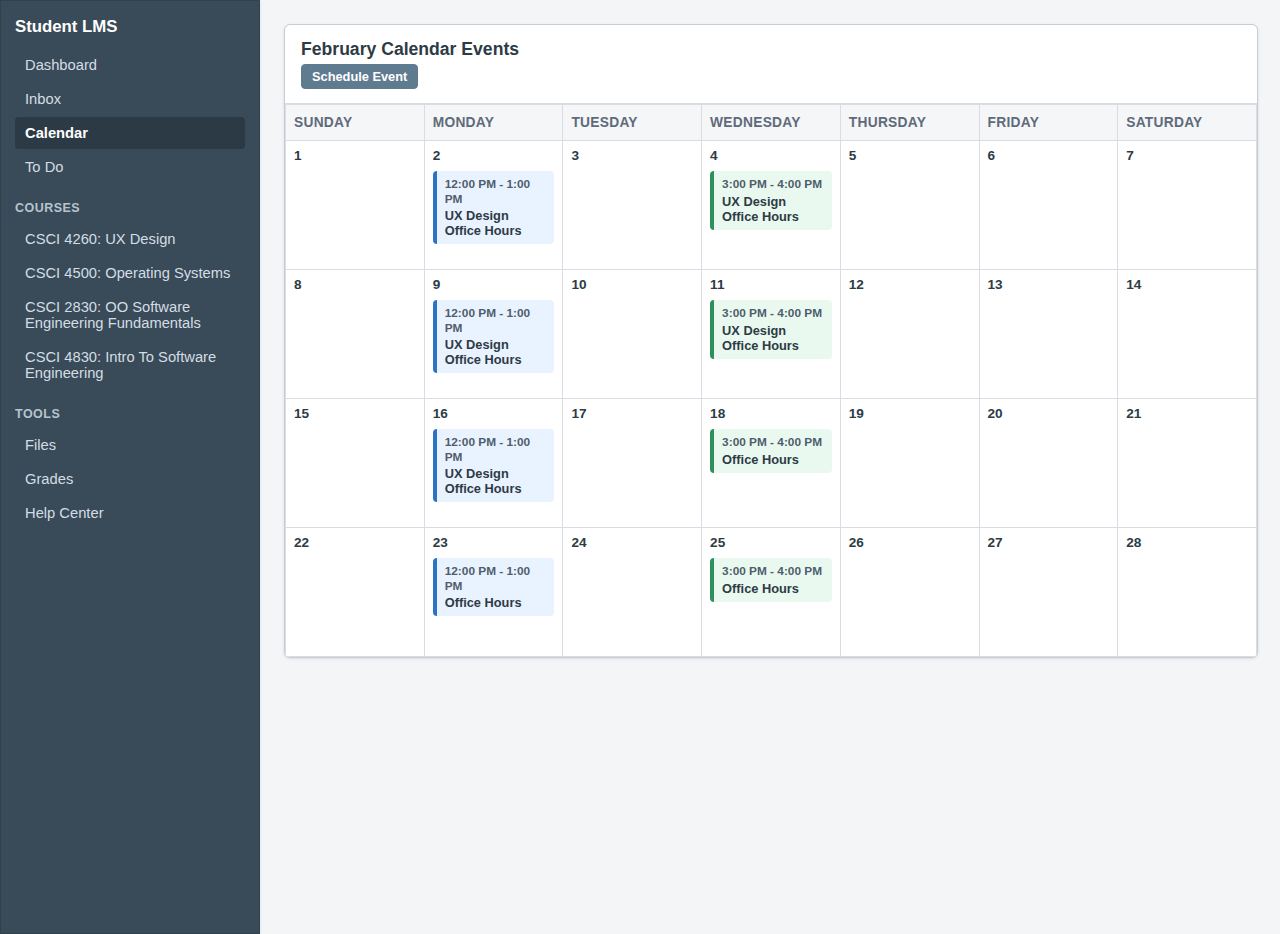
<file: calendar.html>
<!DOCTYPE html>
<html lang="en">

<head>
    <meta charset="UTF-8">
    <meta name="viewport" content="width=device-width, initial-scale=1.0">
    <title>Calendar</title>
    <link rel="stylesheet" href="./styles.css">
</head>

<body>
    <main class="app-layout">
        <aside class="sidebar">
            <h2>Student LMS</h2>
            <ul>
                <li><a href="index.html">Dashboard</a></li>
                <li>Inbox</li>
                <li class="active"><a href="calendar.html">Calendar</a></li>
                <li>To Do</li>
            </ul>

            <h3>Courses</h3>
            <ul>
                <li>CSCI 4260: UX Design</li>
                <li>CSCI 4500: Operating Systems</li>
                <li>CSCI 2830: OO Software Engineering Fundamentals</li>
                <li>CSCI 4830: Intro To Software Engineering</li>
            </ul>

            <h3>Tools</h3>
            <ul>
                <li>Files</li>
                <li>Grades</li>
                <li>Help Center</li>
            </ul>
        </aside>

        <section class="calendar-panel">
            <div class="calendar-card">
                <div class="navbar-brand">
                    February Calendar Events
                    <div class="calendar-actions">
                        <button type="button" class="schedule-event-btn">Schedule Event</button>
                    </div>
                </div>
                <table class="table">
                    <thead>
                        <tr>
                            <th scope="col">Sunday</th>
                            <th scope="col">Monday</th>
                            <th scope="col">Tuesday</th>
                            <th scope="col">Wednesday</th>
                            <th scope="col">Thursday</th>
                            <th scope="col">Friday</th>
                            <th scope="col">Saturday</th>
                        </tr>
                    </thead>
                    <tbody>
                        <tr>
                            <td></td>
                            <td>
                                <div class="event-block monday-block">
                                    <span class="event-time">12:00 PM - 1:00 PM</span>
                                    <span class="event-title">UX Design Office Hours</span>
                                </div>
                            </td>
                            <td></td>
                            <td>
                                <div class="event-block wednesday-block">
                                    <span class="event-time">3:00 PM - 4:00 PM</span>
                                    <span class="event-title">UX Design Office Hours</span>
                                </div>
                            </td>
                            <td></td>
                            <td></td>
                            <td></td>
                        </tr>
                        <tr>
                            <td></td>
                            <td>
                                <div class="event-block monday-block">
                                    <span class="event-time">12:00 PM - 1:00 PM</span>
                                    <span class="event-title">UX Design Office Hours</span>
                                </div>
                            </td>
                            <td></td>
                            <td>
                                <div class="event-block wednesday-block">
                                    <span class="event-time">3:00 PM - 4:00 PM</span>
                                    <span class="event-title">UX Design Office Hours</span>
                                </div>
                            </td>
                            <td></td>
                            <td></td>
                            <td></td>
                        </tr>
                        <tr>
                            <td></td>
                            <td>
                                <div class="event-block monday-block">
                                    <span class="event-time">12:00 PM - 1:00 PM</span>
                                    <span class="event-title">UX Design Office Hours</span>
                                </div>
                            </td>
                            <td></td>
                            <td>
                                <div class="event-block wednesday-block">
                                    <span class="event-time">3:00 PM - 4:00 PM</span>
                                    <span class="event-title">Office Hours</span>
                                </div>
                            </td>
                            <td></td>
                            <td></td>
                            <td></td>
                        </tr>
                        <tr>
                            <td></td>
                            <td>
                                <div class="event-block monday-block">
                                    <span class="event-time">12:00 PM - 1:00 PM</span>
                                    <span class="event-title">Office Hours</span>
                                </div>
                            </td>
                            <td></td>
                            <td>
                                <div class="event-block wednesday-block">
                                    <span class="event-time">3:00 PM - 4:00 PM</span>
                                    <span class="event-title">Office Hours</span>
                                </div>
                            </td>
                            <td></td>
                            <td></td>
                            <td></td>
                        </tr>
                    </tbody>
                </table>
            </div>
        </section>
    </main>
</body>

</html>
</file>
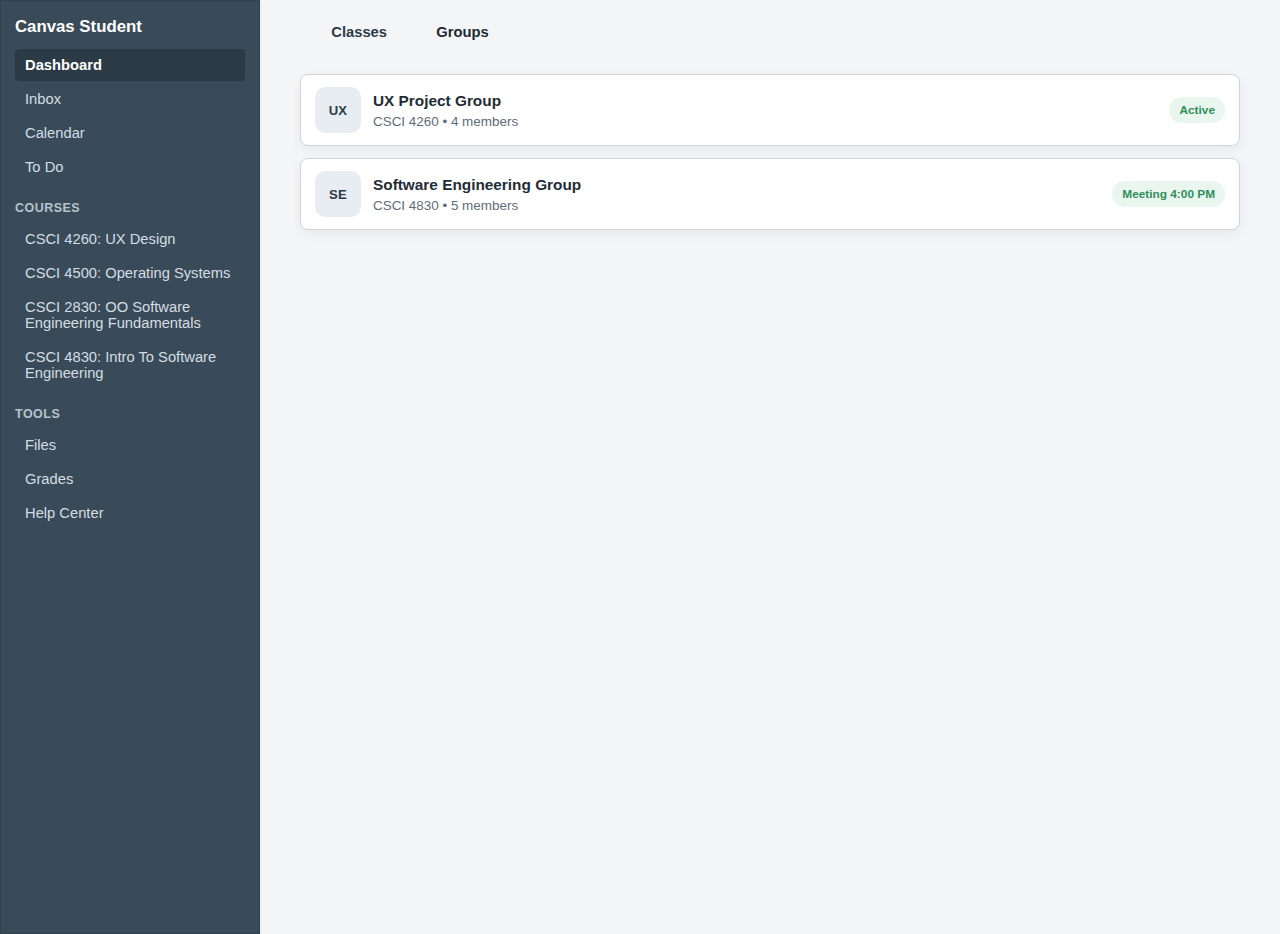
<file: groups.html>
<!DOCTYPE html>
<html lang="en">

<head>
    <meta charset="UTF-8">
    <meta name="viewport" content="width=device-width, initial-scale=1.0">
    <title>Groups</title>
    <link href="https://cdn.jsdelivr.net/npm/bootstrap@5.3.8/dist/css/bootstrap.min.css" rel="stylesheet"
        integrity="sha384-sRIl4kxILFvY47J16cr9ZwB07vP4J8+LH7qKQnuqkuIAvNWLzeN8tE5YBujZqJLB" crossorigin="anonymous">
    <script src="https://cdn.jsdelivr.net/npm/bootstrap@5.3.8/dist/js/bootstrap.bundle.min.js"
        integrity="sha384-FKyoEForCGlyvwx9Hj09JcYn3nv7wiPVlz7YYwJrWVcXK/BmnVDxM+D2scQbITxI"
        crossorigin="anonymous"></script>
    <link rel="stylesheet" href="./styles.css">
</head>

<body>
    <main class="app-layout">
        <aside class="sidebar">
            <h2>Canvas Student</h2>
            <ul>
                <li class="active"><a href="index.html">Dashboard</a></li>
                <li>Inbox</li>
                <li><a href="calendar.html">Calendar</a></li>
                <li>To Do</li>
            </ul>

            <h3>Courses</h3>
            <ul>
                <li>CSCI 4260: UX Design</li>
                <li>CSCI 4500: Operating Systems</li>
                <li>CSCI 2830: OO Software Engineering Fundamentals</li>
                <li>CSCI 4830: Intro To Software Engineering</li>
            </ul>

            <h3>Tools</h3>
            <ul>
                <li>Files</li>
                <li>Grades</li>
                <li>Help Center</li>
            </ul>
        </aside>

        <section class="calendar-panel">
            <div class="dashboard-shell">
                <nav class="top-tabs dashboard-tabs" aria-label="Dashboard tabs">
                    <a href="index.html">Classes</a>
                    <a href="groups.html" class="active">Groups</a>
                </nav>
                <div>
                    <div class="dashboard-content">
                        <section class="groups-list" aria-label="Groups">
                            <article class="group-item">
                                <div class="group-avatar">UX</div>
                                <div class="group-info">
                                    <h3>UX Project Group</h3>
                                    <p>CSCI 4260 • 4 members</p>
                                </div>
                                <span class="group-status">Active</span>
                            </article>
                            <article class="group-item">
                                <div class="group-avatar">SE</div>
                                <div class="group-info">
                                    <h3>Software Engineering Group</h3>
                                    <p>CSCI 4830 • 5 members</p>
                                </div>
                                <span class="group-status">Meeting 4:00 PM</span>
                            </article>
                        </section>
                    </div>
                </div>
            </div>
        </section>
    </main>
</body>

</html>
</file>
<file: styles.css>
:root {
  --page-bg: #f4f5f7;
  --card-bg: #ffffff;
  --grid-border: #d9dde3;
  --header-bg: #f5f6f8;
  --header-text: #5f6b7a;
  --title-text: #2d3b45;
  --day-text: #2d3b45;
}

body {
  margin: 0;
  min-height: 100vh;
  padding: 0;
  background: var(--page-bg);
  font-family: "Lato", "Helvetica Neue", Arial, sans-serif;
  color: var(--title-text);
}

.app-layout {
  width: 100%;
  min-height: 100vh;
  display: grid;
  grid-template-columns: 260px 1fr;
  gap: 0;
}

.sidebar {
  background: #394b58;
  color: #cdd7de;
  border-radius: 0;
  border: 1px solid #31424d;
  padding: 16px 14px;
  box-shadow: 0 1px 3px rgba(45, 59, 69, 0.12);
  min-height: 100vh;
}

.calendar-panel {
  padding: 24px;
}

.sidebar h2 {
  margin: 0 0 12px;
  font-size: 1.05rem;
  color: #ffffff;
  font-weight: 700;
}

.sidebar h3 {
  margin: 18px 0 8px;
  font-size: 0.78rem;
  letter-spacing: 0.04em;
  text-transform: uppercase;
  color: #b7c4ce;
}

.sidebar button {
  width: 100%;
  border: 1px solid #8ba0b0;
  background: transparent;
  color: #ffffff;
  border-radius: 4px;
  font-size: 0.9rem;
  font-weight: 700;
  padding: 8px 10px;
  margin-bottom: 14px;
}

.sidebar ul {
  list-style: none;
  margin: 0;
  padding: 0;
}

.sidebar li {
  font-size: 0.92rem;
  padding: 8px 10px;
  border-radius: 4px;
  color: #d4dde4;
  margin-bottom: 2px;
}

.sidebar li a {
  color: inherit;
  text-decoration: none;
  display: block;
}

.sidebar li.active {
  background: #2b3a44;
  color: #ffffff;
  font-weight: 700;
}

.calendar-panel {
  min-width: 0;
}

.calendar-card {
  width: 100%;
  background: var(--card-bg);
  border: 1px solid #c7cdd4;
  border-radius: 6px;
  box-shadow: 0 1px 3px rgba(45, 59, 69, 0.12);
  overflow: hidden;
}

.dashboard-shell {
  position: relative;
  padding-top: 34px;
}

.top-tabs {
  display: flex;
  gap: 18px;
  padding: 12px 16px;
  border-bottom: 1px solid var(--grid-border);
  background: #fbfcfd;
}

.top-tabs a {
  color: #2d3b45;
  text-decoration: none;
  font-size: 0.92rem;
  font-weight: 700;
  padding-bottom: 2px;
}

.top-tabs a:hover {
  text-decoration: underline;
}

.dashboard-tabs {
  position: absolute;
  top: 0;
  left: 16px;
  z-index: 2;
  width: 220px;
  justify-content: space-evenly;
  padding: 0;
  border: none;
  border-radius: 0;
  background: transparent;
  box-shadow: none;
}

.dashboard-tabs a.active {
  color: #1d2932;
}

.navbar-brand {
  width: 100%;
  display: block;
  text-align: left;
  padding: 14px 16px;
  font-size: 1.1rem;
  font-weight: 700;
  color: var(--title-text);
  border-bottom: 1px solid var(--grid-border);
}

.navbar-brand div {
  margin-top: 4px;
  font-size: 0.86rem;
  font-weight: 500;
  color: #5f6b7a;
}

.calendar-actions {
  margin-top: 10px;
}

.schedule-event-btn {
  border: 1px solid #5f7b8f;
  background: #5f7b8f;
  color: #ffffff;
  border-radius: 4px;
  font-size: 0.8rem;
  font-weight: 700;
  padding: 4px 10px;
  line-height: 1.2;
}

.schedule-event-btn:hover {
  background: #33434e;
  border-color: #33434e;
}

.dashboard-content {
  padding: 16px;
}

.classes-grid {
  display: grid;
  grid-template-columns: repeat(auto-fill, minmax(180px, 1fr));
  gap: 14px;
}

.class-card {
  border: 1px solid #cfd5dc;
  border-radius: 8px;
  background: #ffffff;
  padding: 12px;
  aspect-ratio: 1 / 1;
  display: flex;
  flex-direction: column;
  justify-content: space-between;
  box-shadow: 0 8px 20px rgba(45, 59, 69, 0.08);
  transition: transform 0.2s ease, box-shadow 0.2s ease;
}

.class-card:hover {
  transform: translateY(-4px);
  box-shadow: 0 12px 24px rgba(45, 59, 69, 0.14);
}

.class-card h3 {
  margin: 0;
  font-size: 1rem;
  color: #2d3b45;
}

.class-card p {
  margin: 0;
  font-size: 0.9rem;
  color: #5f6b7a;
}

.groups-list {
  display: grid;
  gap: 12px;
}

.group-item {
  display: grid;
  grid-template-columns: 46px 1fr auto;
  align-items: center;
  gap: 12px;
  padding: 12px 14px;
  border: 1px solid #cfd5dc;
  border-radius: 8px;
  background: #ffffff;
  box-shadow: 0 4px 12px rgba(45, 59, 69, 0.06);
  transition: transform 0.2s ease, box-shadow 0.2s ease;
}

.group-item:hover {
  transform: translateY(-4px);
  box-shadow: 0 12px 24px rgba(45, 59, 69, 0.14);
}

.group-avatar {
  width: 46px;
  height: 46px;
  border-radius: 10px;
  background: #e8edf3;
  color: #2d3b45;
  font-size: 0.82rem;
  font-weight: 800;
  display: flex;
  align-items: center;
  justify-content: center;
  letter-spacing: 0.02em;
}

.group-info h3 {
  margin: 0;
  font-size: 0.96rem;
  color: #1f2c36;
}

.group-info p {
  margin: 4px 0 0;
  font-size: 0.84rem;
  color: #5f6b7a;
}

.group-status {
  font-size: 0.74rem;
  font-weight: 700;
  color: #2f8f5b;
  background: #e8f6ee;
  border-radius: 999px;
  padding: 6px 10px;
  white-space: nowrap;
}

.table {
  width: 100%;
  table-layout: fixed;
  border-collapse: collapse;
  margin: 0;
  counter-reset: feb-day;
}

.table thead th {
  background: var(--header-bg);
  color: var(--header-text);
  text-align: left;
  font-weight: 700;
  font-size: 0.86rem;
  text-transform: uppercase;
  letter-spacing: 0.02em;
  border: 1px solid var(--grid-border);
  padding: 10px 8px;
}

.table tbody td {
  height: 112px;
  vertical-align: top;
  background: #fff;
  border: 1px solid var(--grid-border);
  position: relative;
  padding: 8px;
}

.event-block {
  margin-top: 22px;
  border-radius: 4px;
  border-left: 4px solid transparent;
  padding: 6px 8px;
  display: flex;
  flex-direction: column;
  gap: 2px;
  line-height: 1.2;
}

.monday-block {
  background: #e9f2ff;
  border-left-color: #2d73c5;
}

.wednesday-block {
  background: #e9f9f0;
  border-left-color: #2f8f5b;
}

.event-time {
  font-size: 0.74rem;
  font-weight: 600;
  color: #4f5d6b;
}

.event-title {
  font-size: 0.8rem;
  font-weight: 700;
  color: #2d3b45;
}

.table tbody td::before {
  counter-increment: feb-day;
  content: counter(feb-day);
  position: absolute;
  top: 8px;
  left: 8px;
  font-size: 0.85rem;
  font-weight: 700;
  color: var(--day-text);
  line-height: 1;
}

@media (max-width: 900px) {
  body {
    padding: 12px;
  }

  .app-layout {
    grid-template-columns: 1fr;
    gap: 12px;
    min-height: auto;
  }

  .sidebar {
    padding: 12px;
    min-height: auto;
    border-radius: 6px;
  }

  .calendar-title {
    font-size: 0.98rem;
    padding: 12px;
  }

  .dashboard-content {
    padding: 12px;
  }

  .dashboard-tabs {
    left: 10px;
  }

  .classes-grid {
    grid-template-columns: 1fr 1fr;
    gap: 10px;
  }

  .group-item {
    grid-template-columns: 40px 1fr;
    gap: 10px;
  }

  .group-avatar {
    width: 40px;
    height: 40px;
  }

  .group-status {
    grid-column: 1 / -1;
    justify-self: start;
  }

  .table thead th {
    font-size: 0.72rem;
    padding: 8px 4px;
  }

  .table tbody td {
    height: 76px;
    padding: 6px;
  }

  .event-block {
    margin-top: 18px;
    padding: 4px 6px;
  }

  .event-time {
    font-size: 0.66rem;
  }

  .event-title {
    font-size: 0.7rem;
  }

  .table tbody td::before {
    top: 6px;
    left: 6px;
    font-size: 0.75rem;
  }
}
</file>
